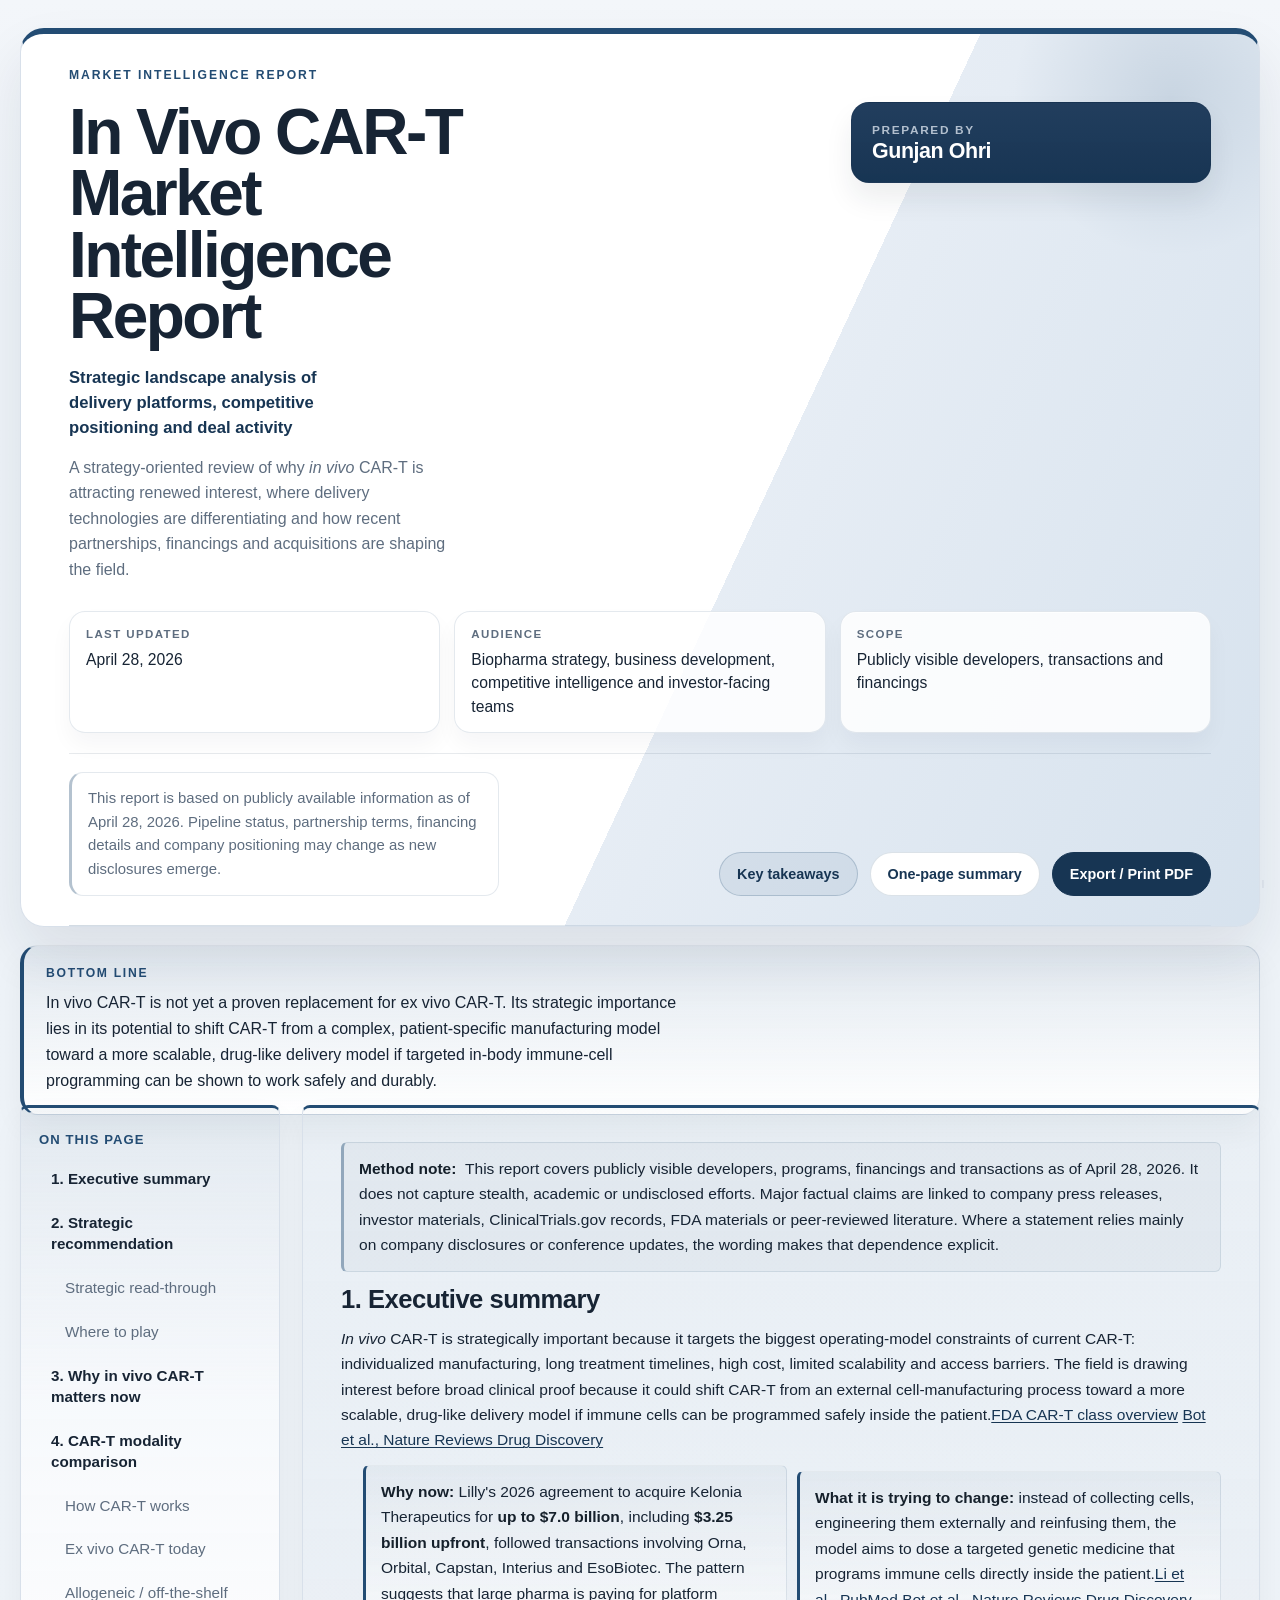
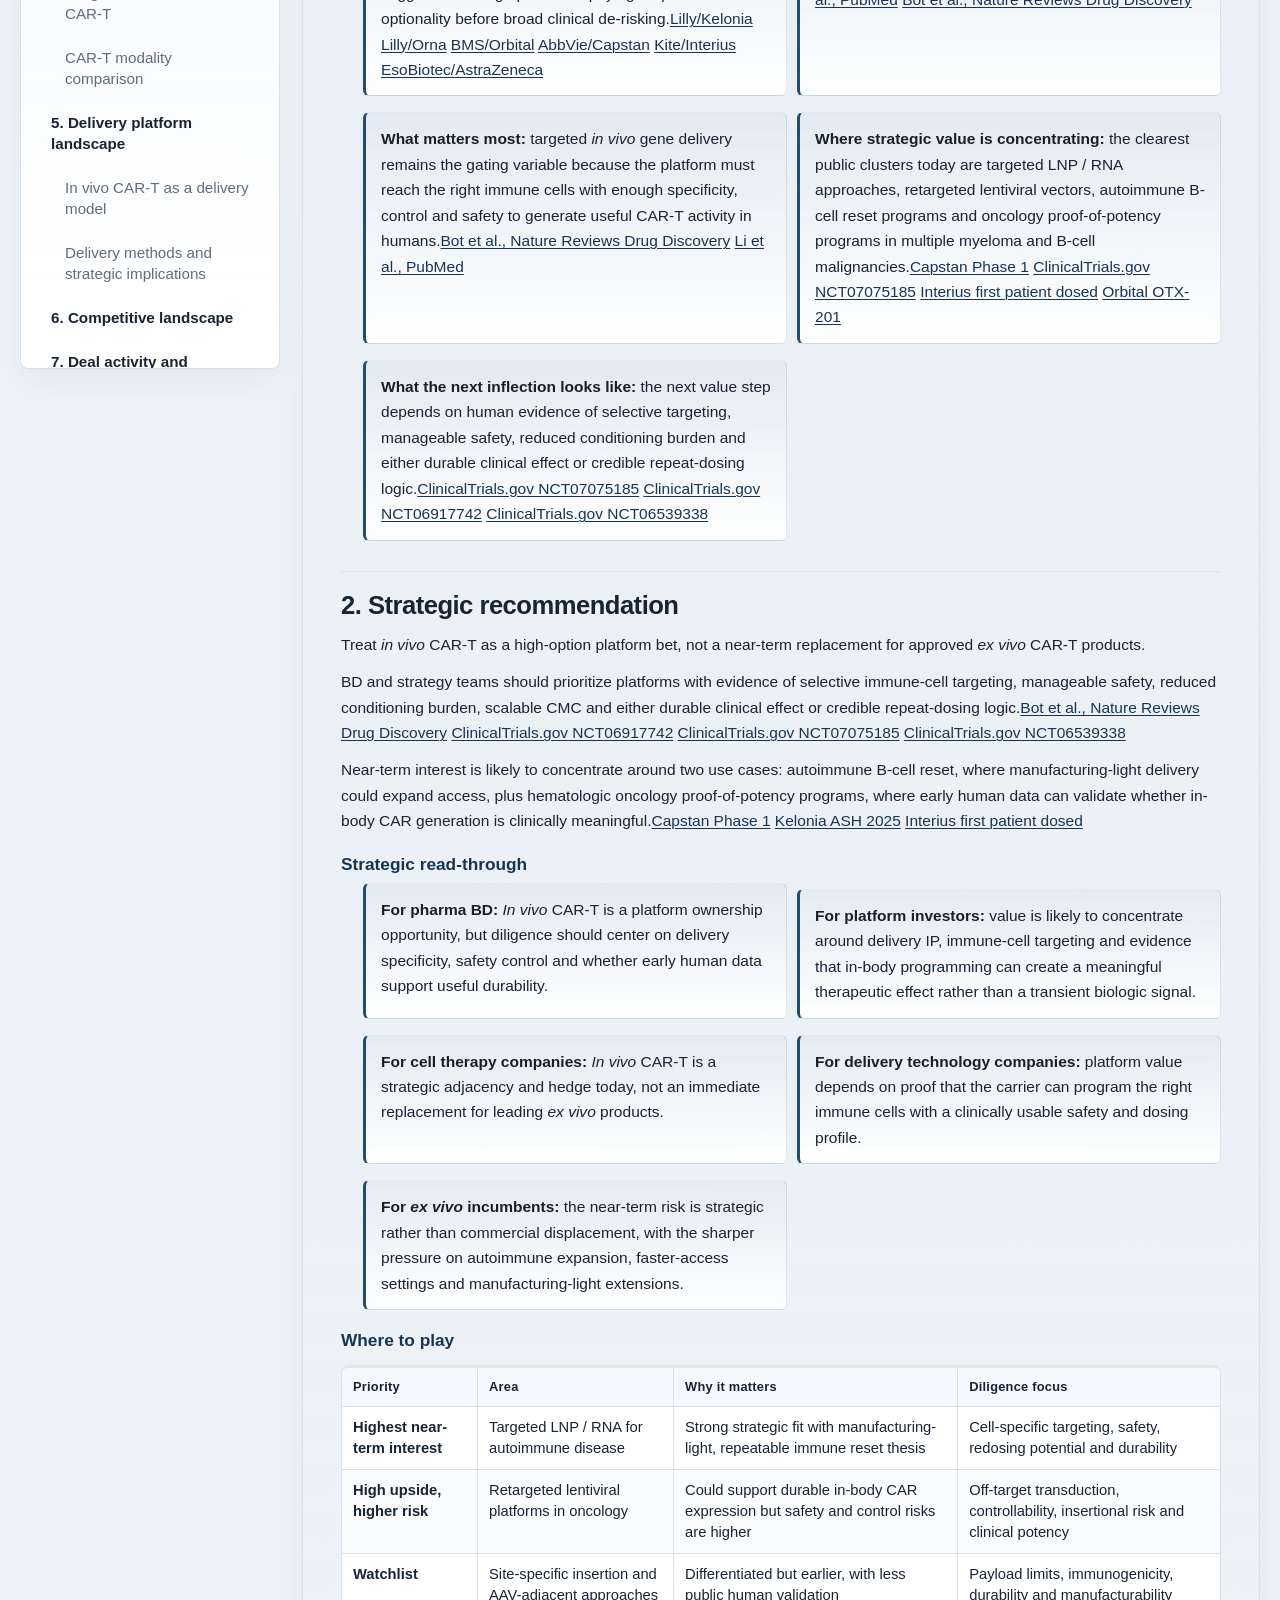
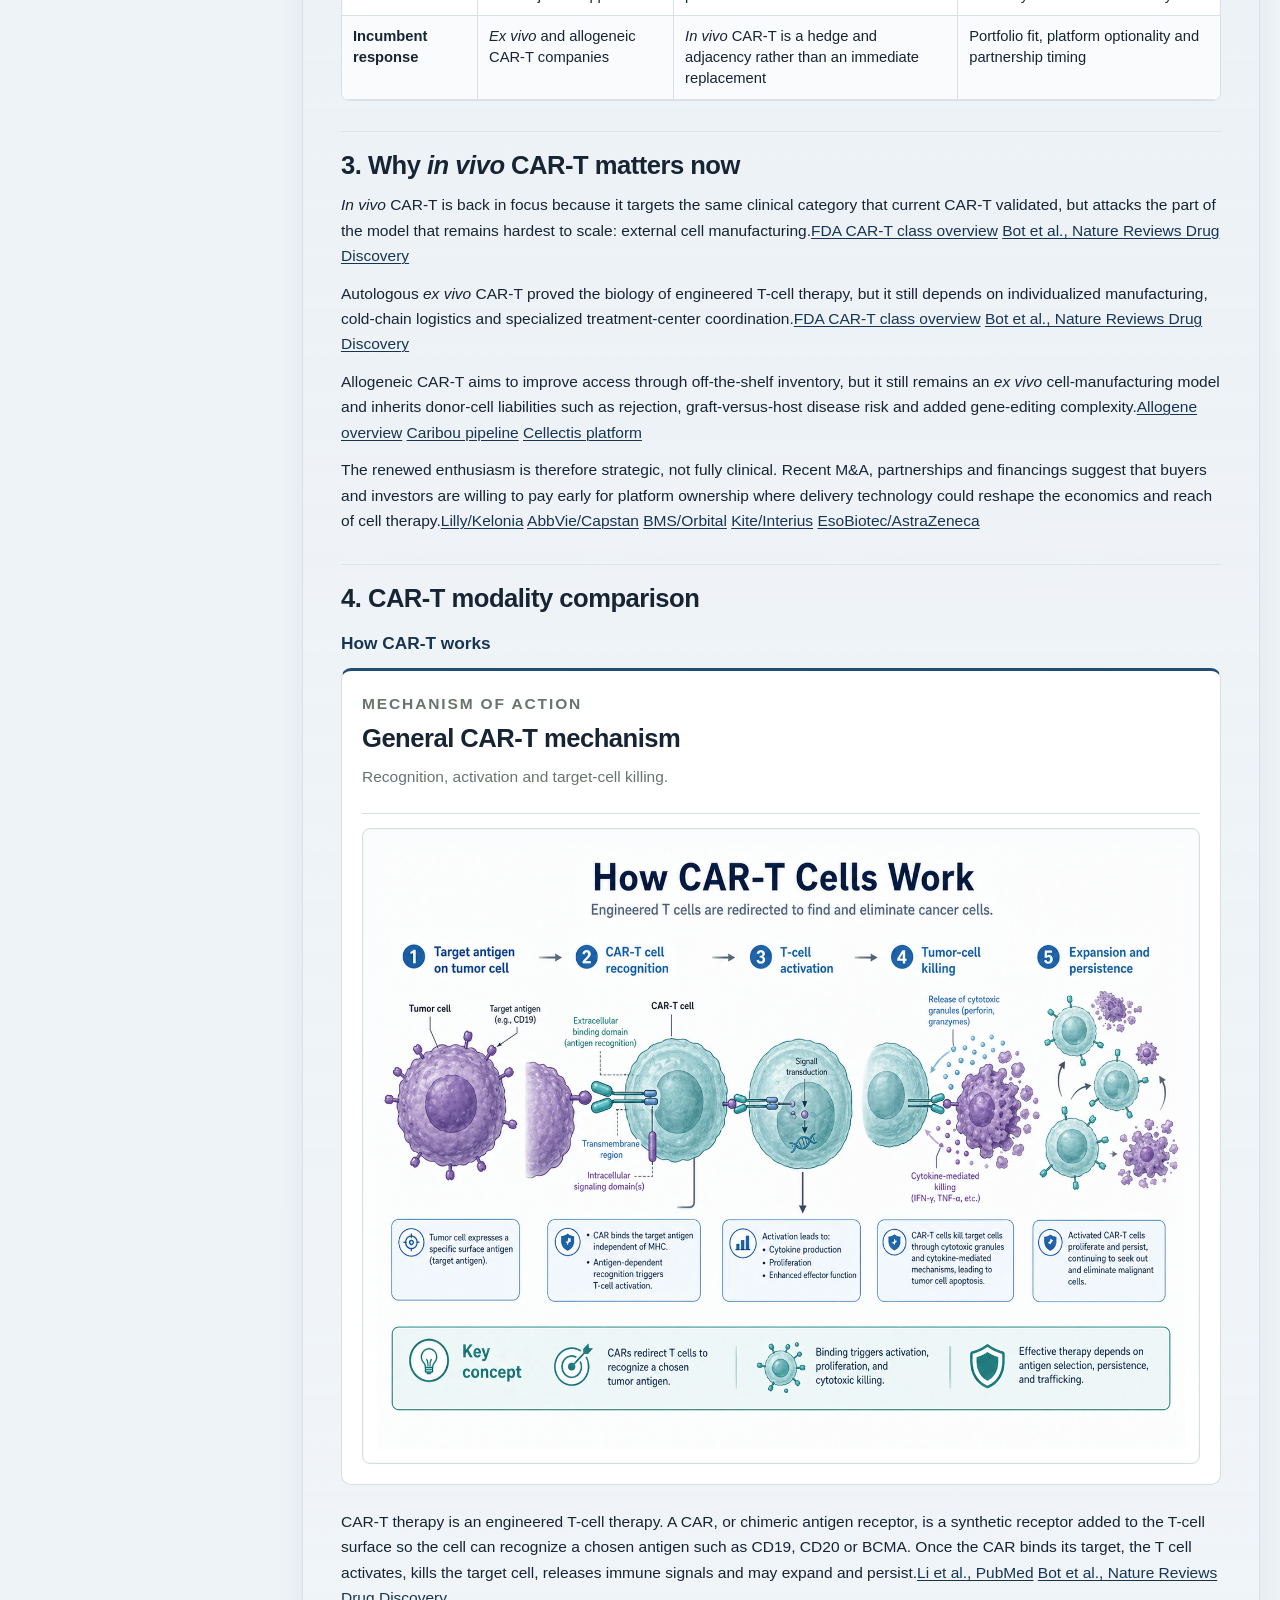
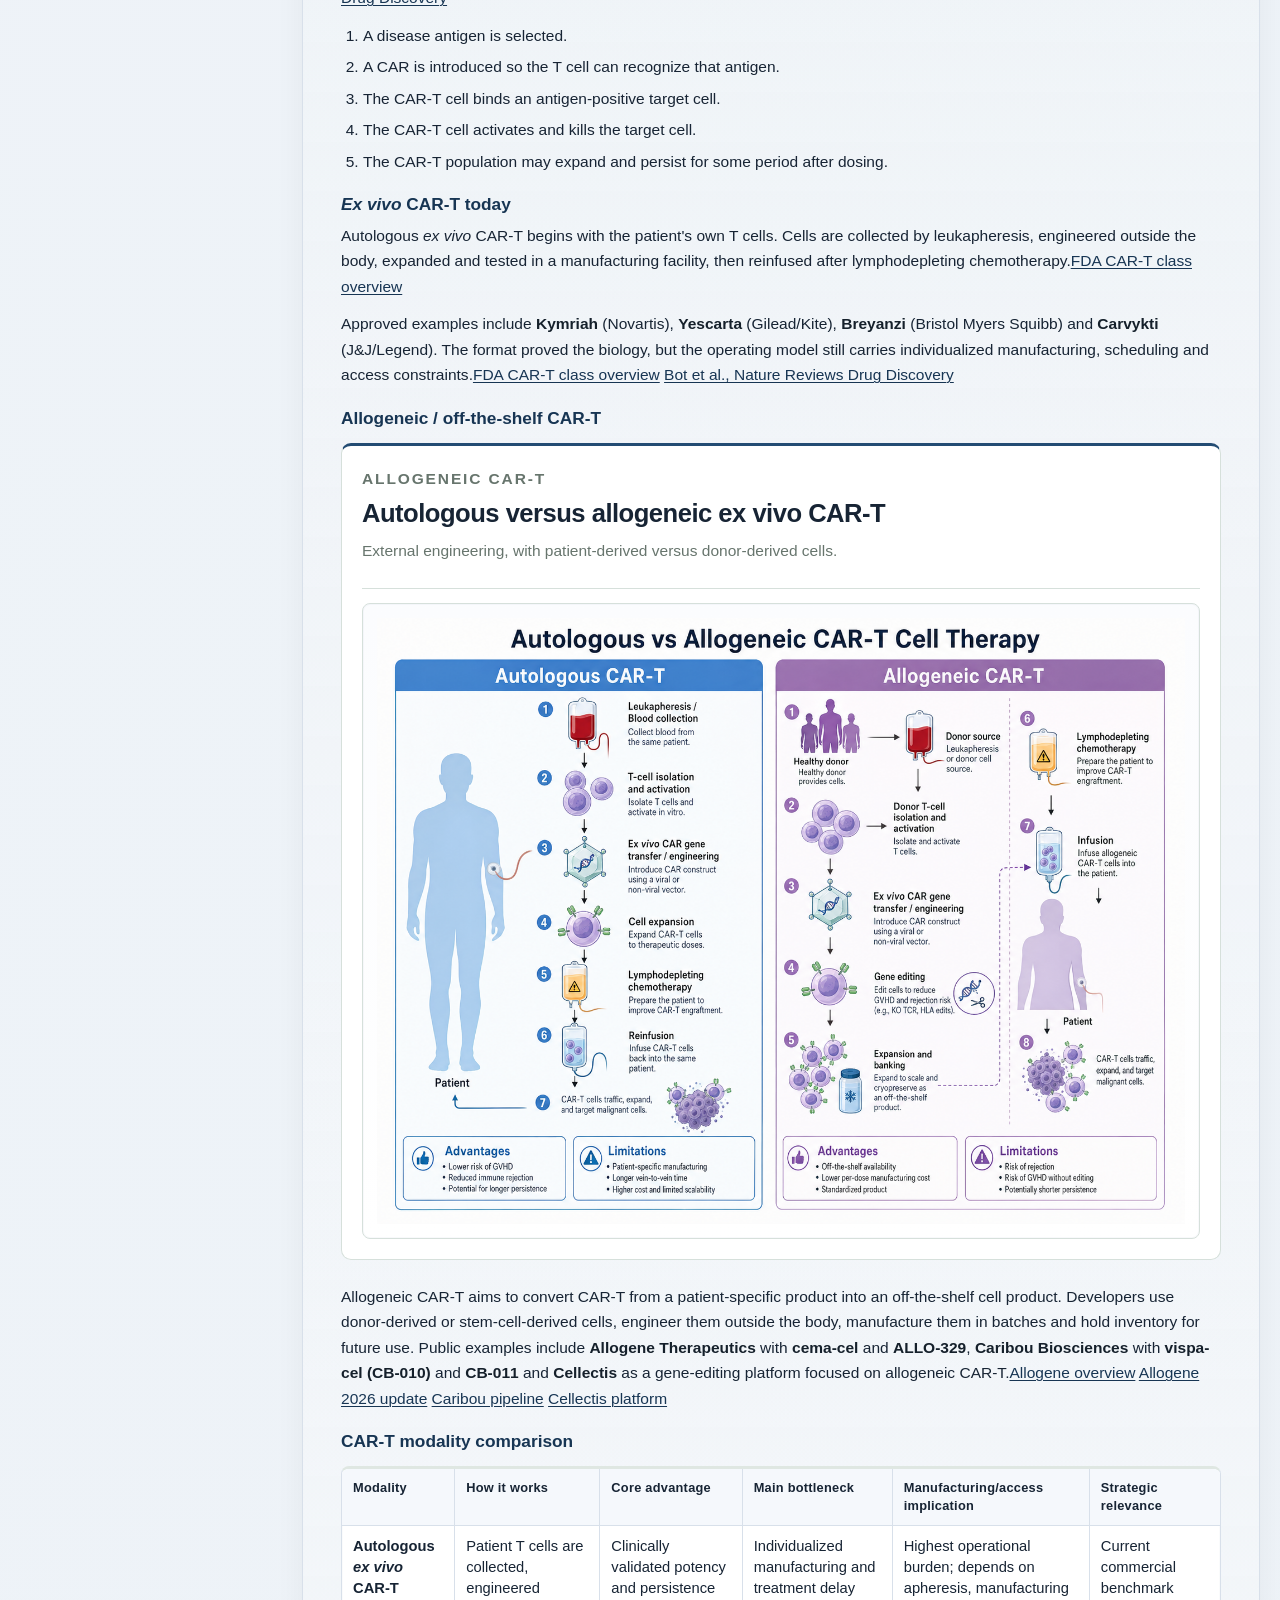
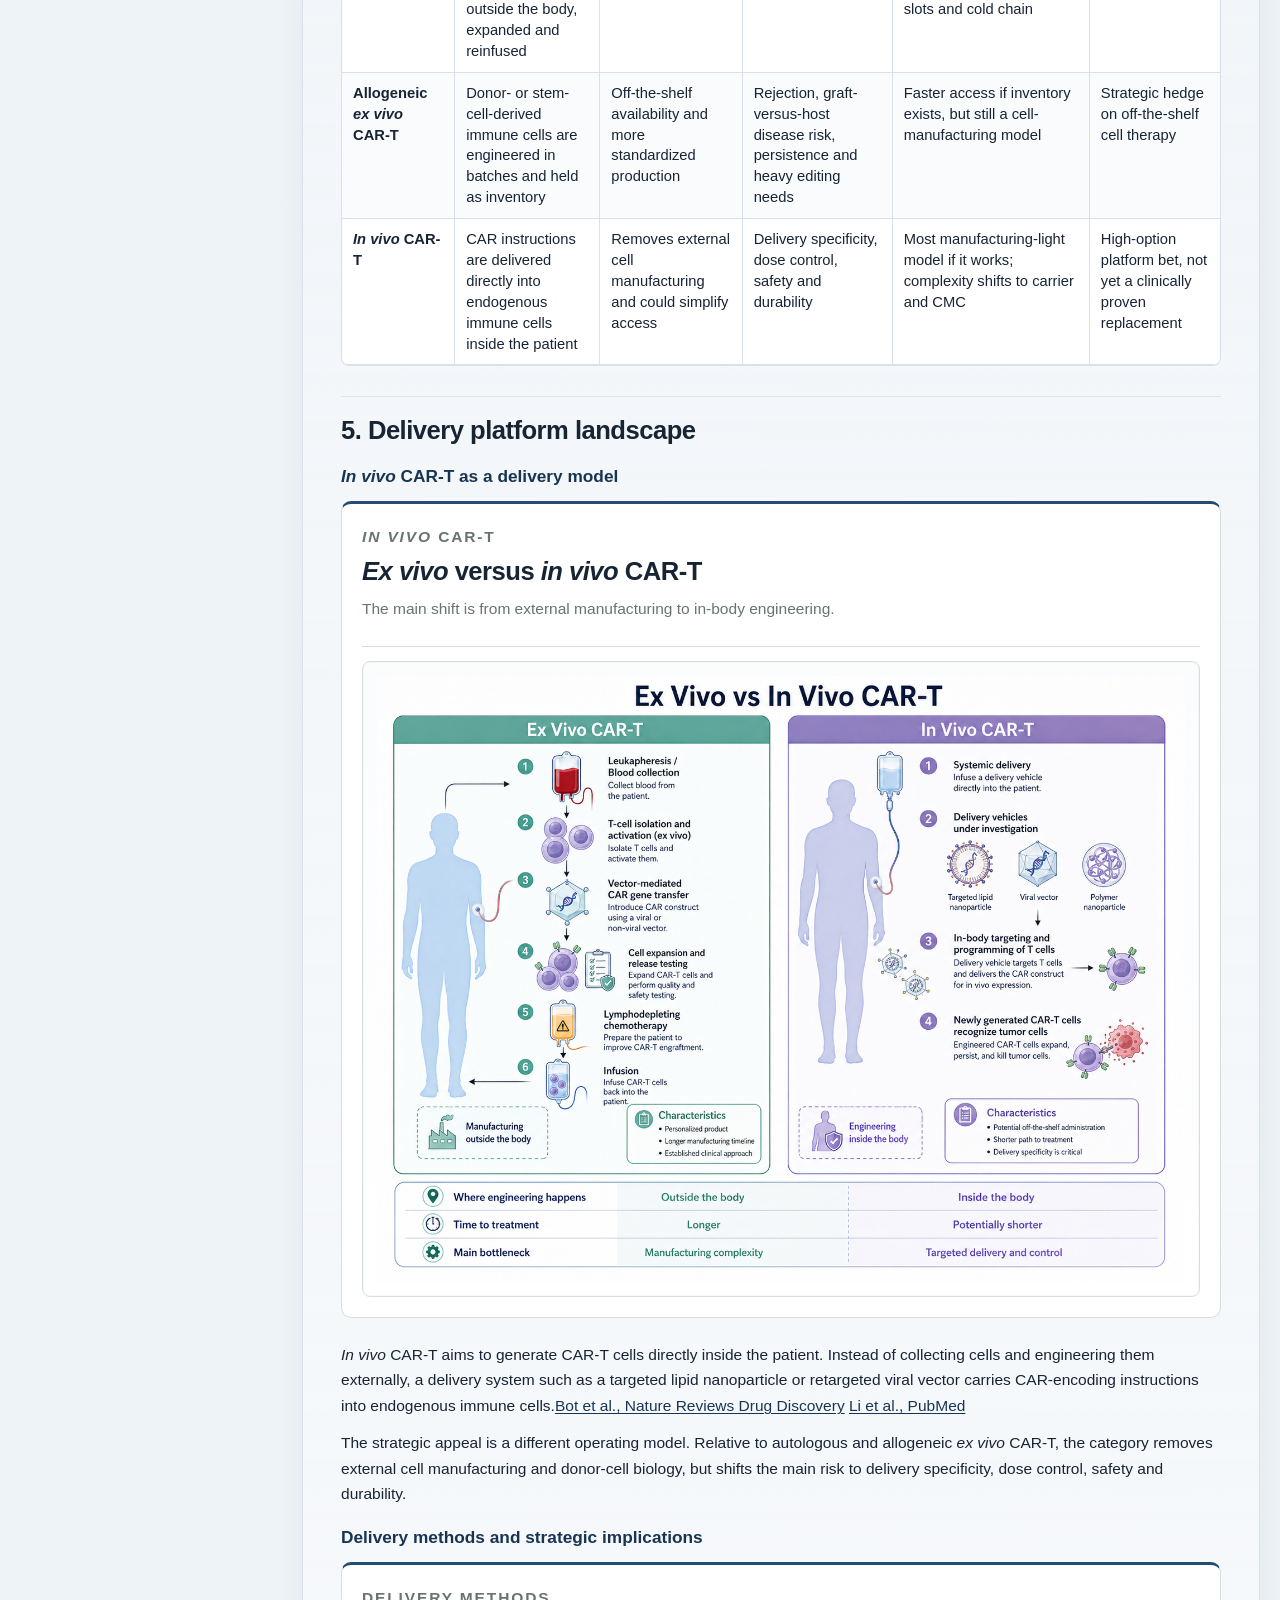
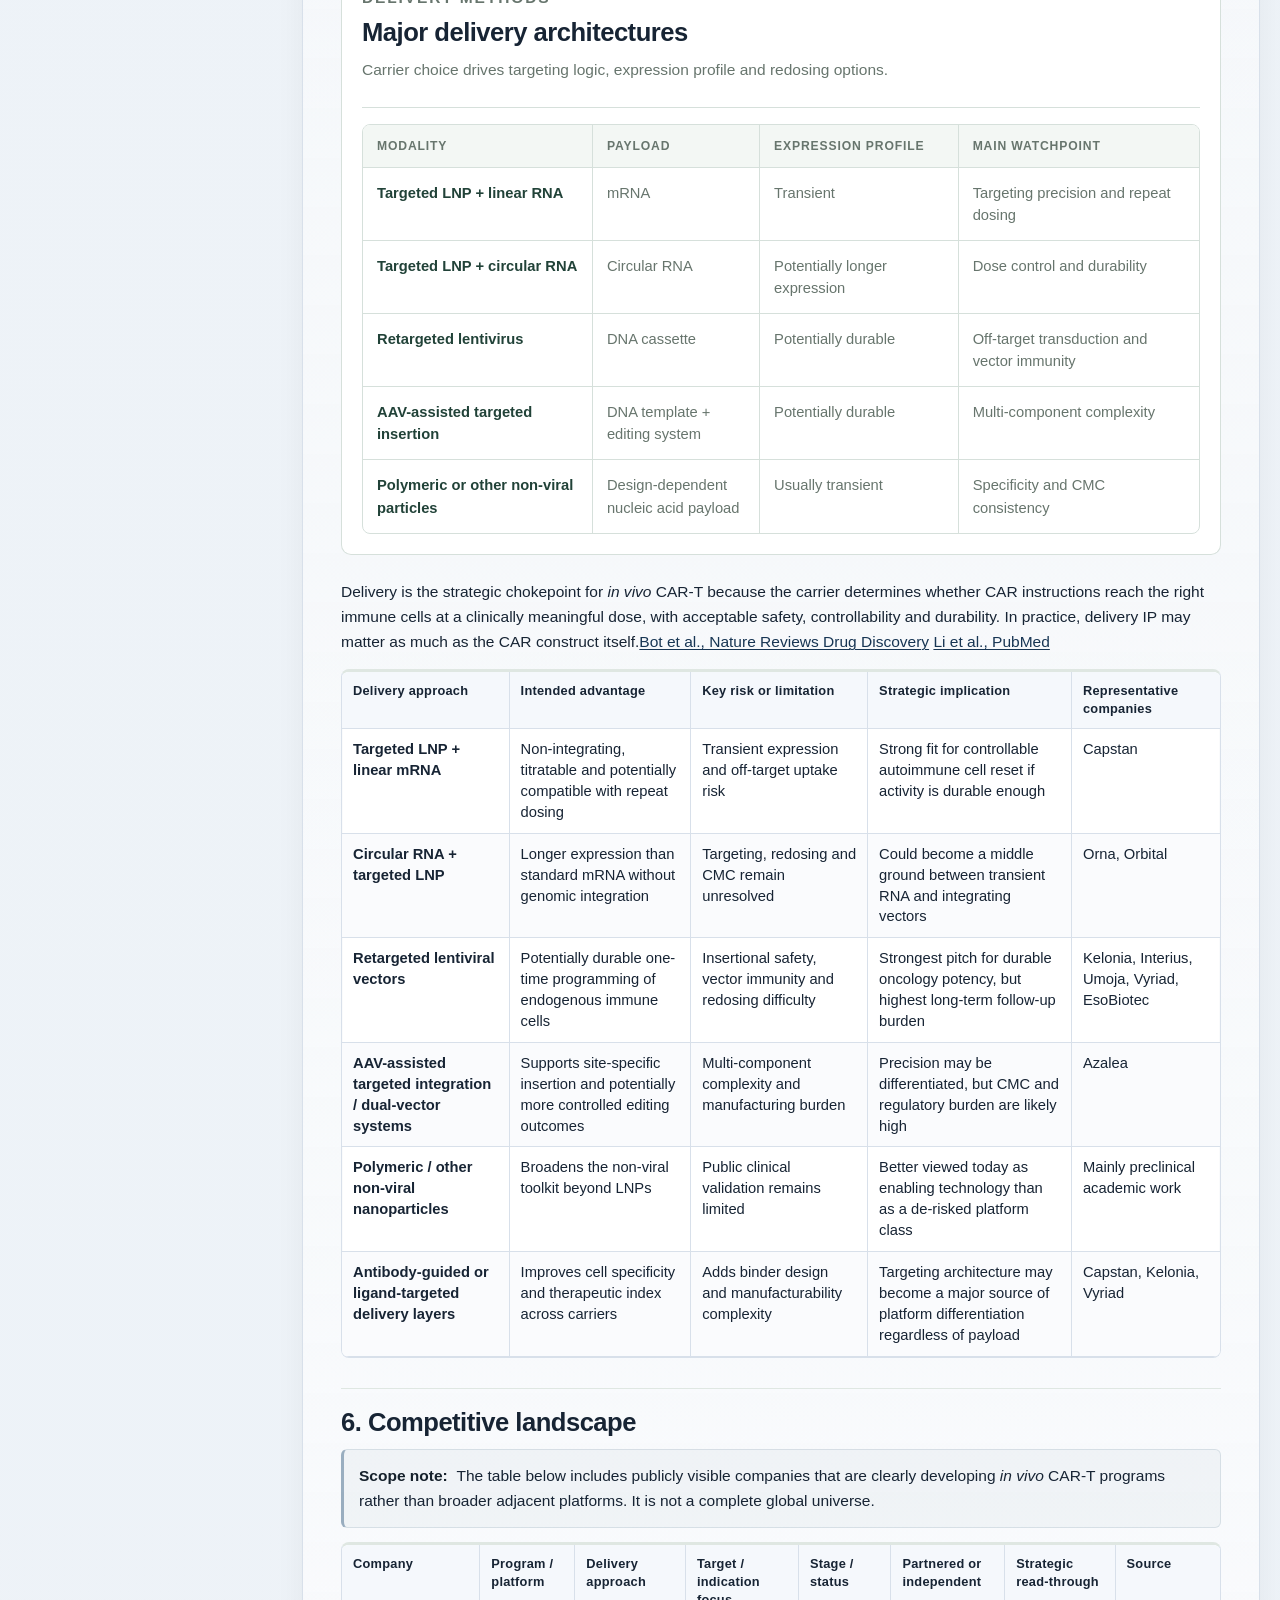
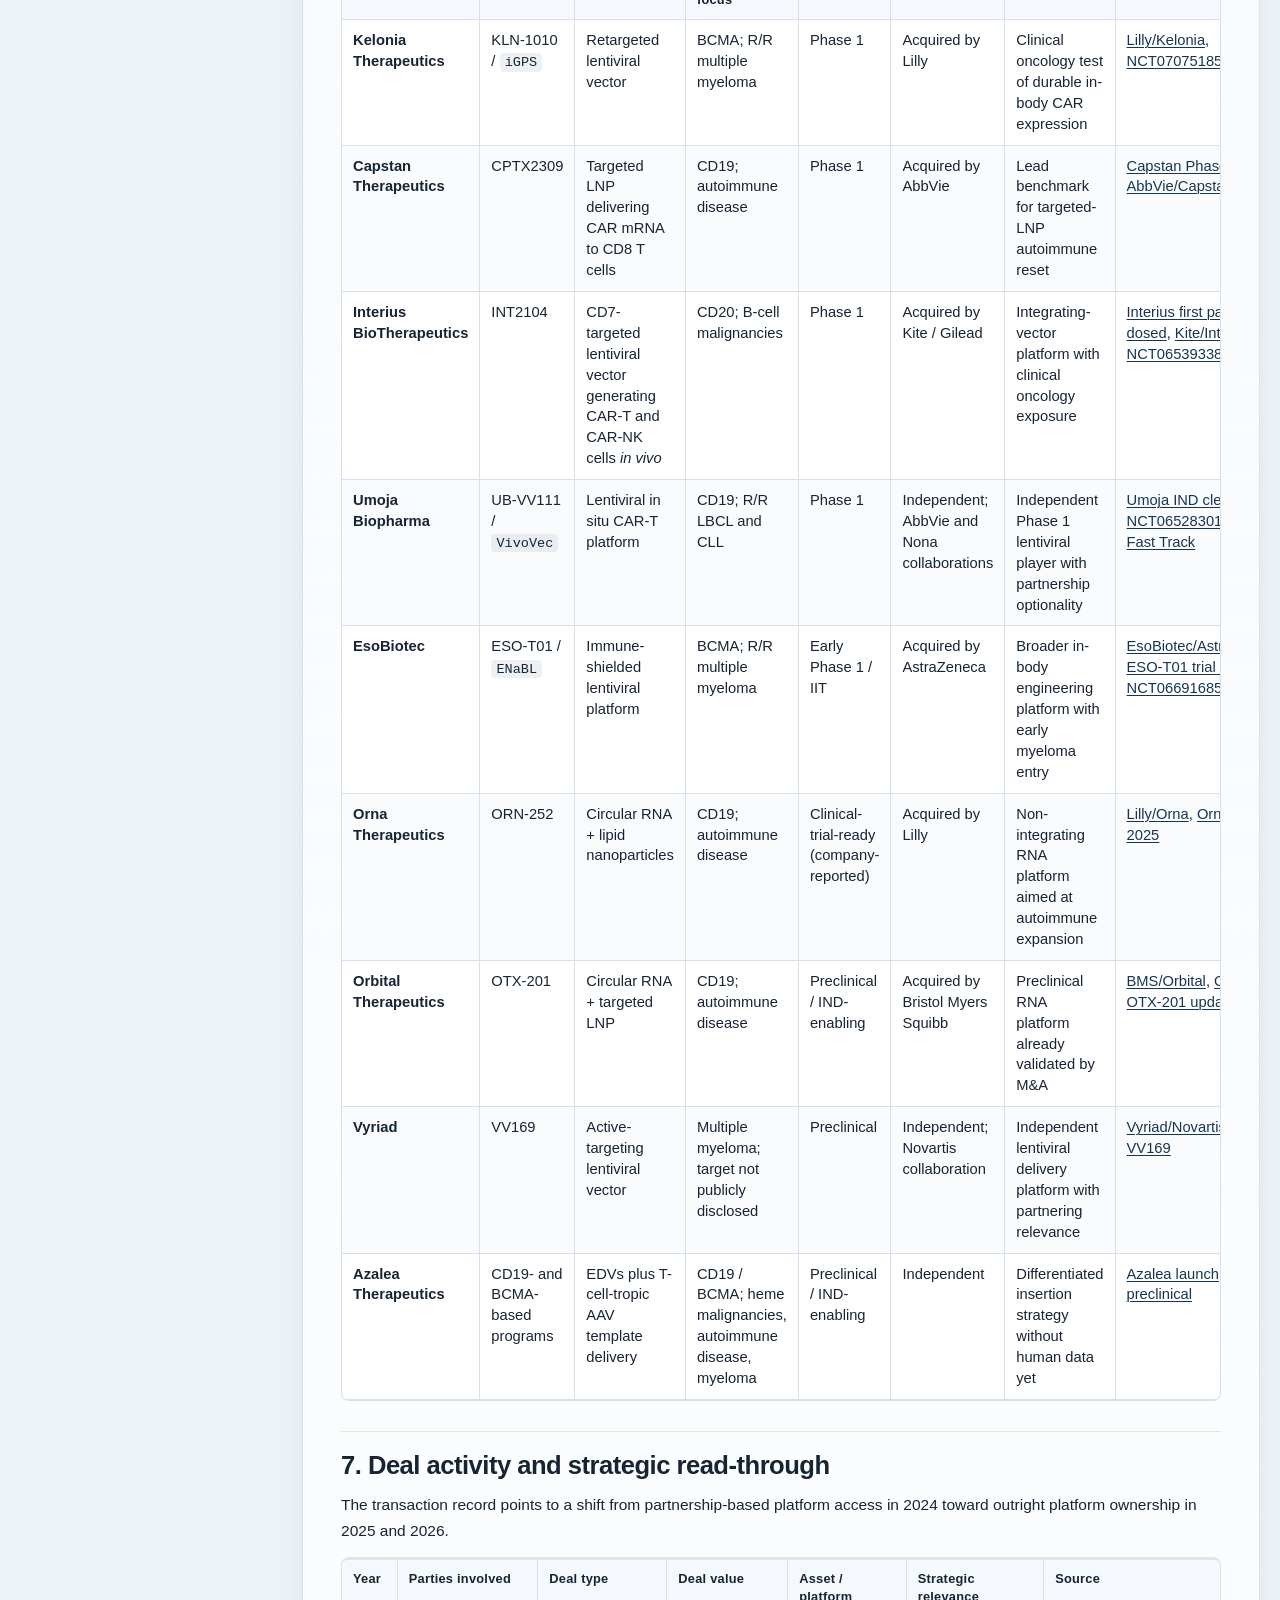
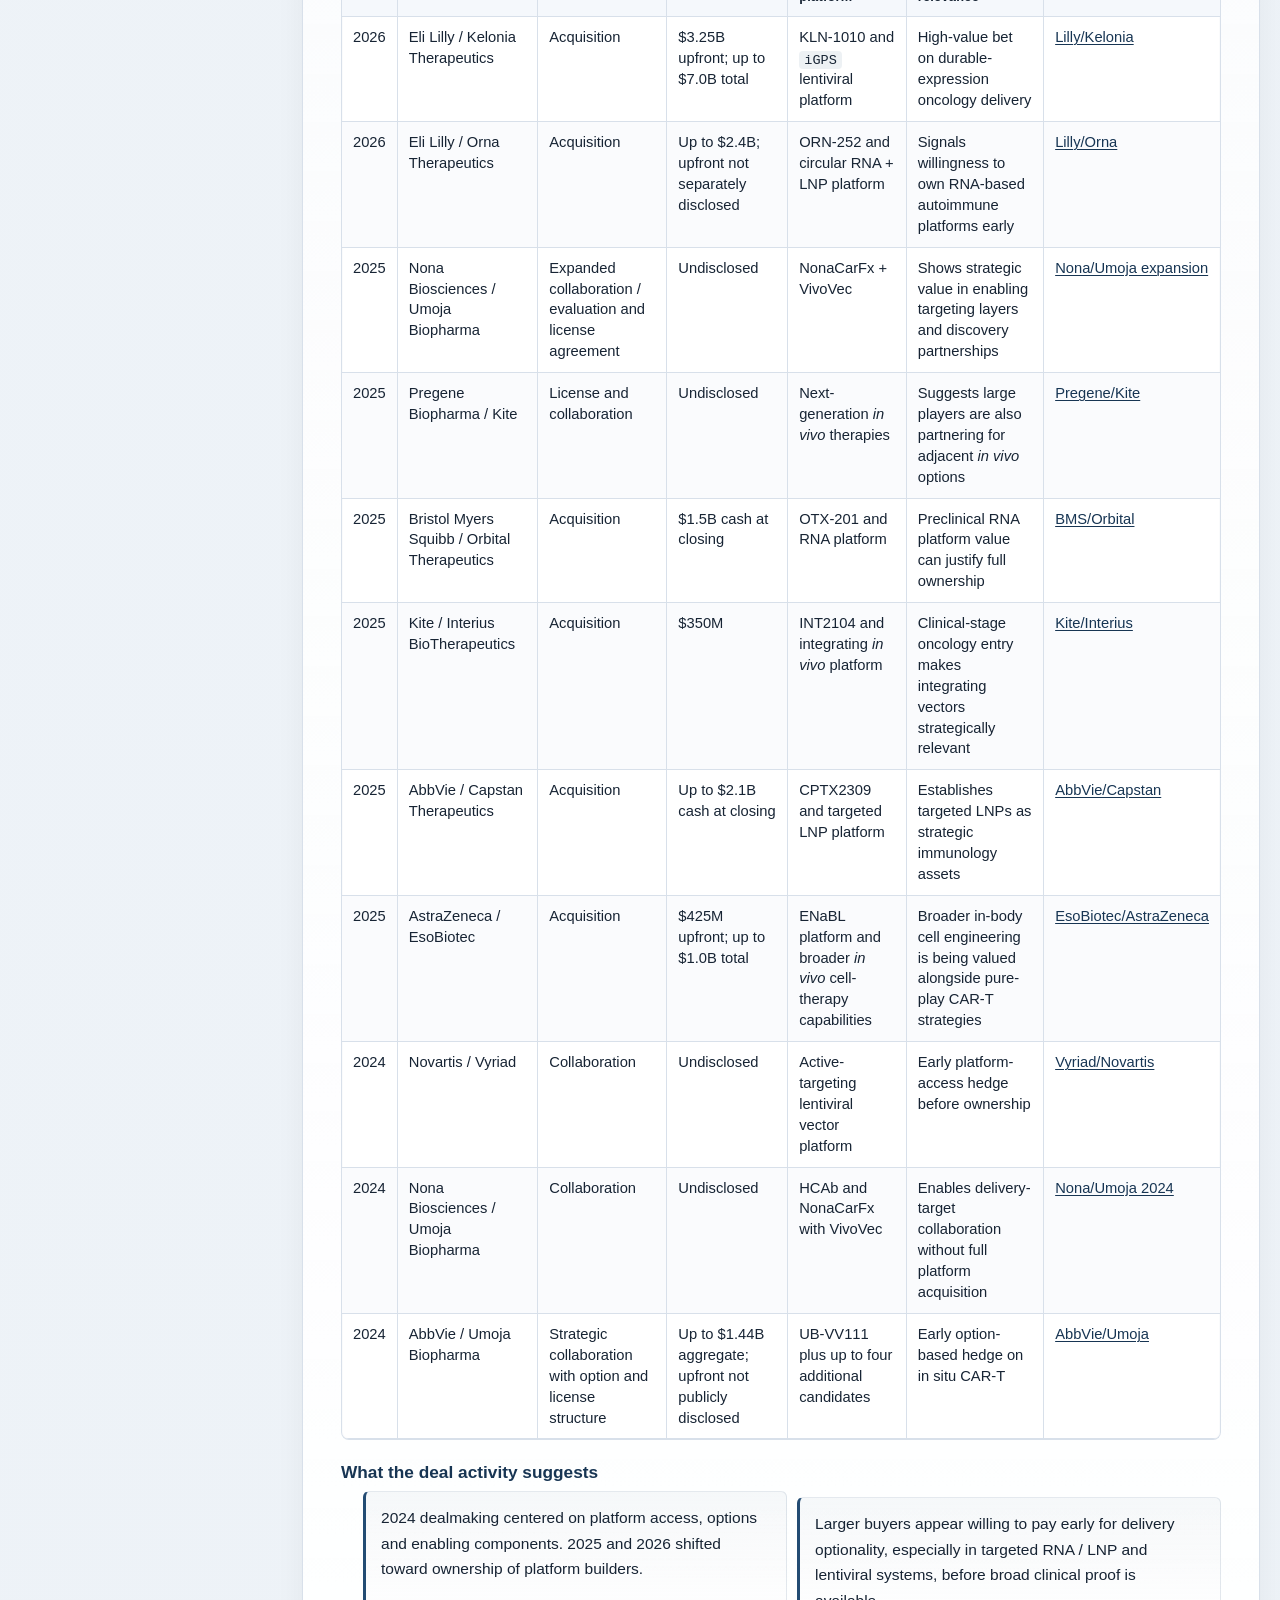
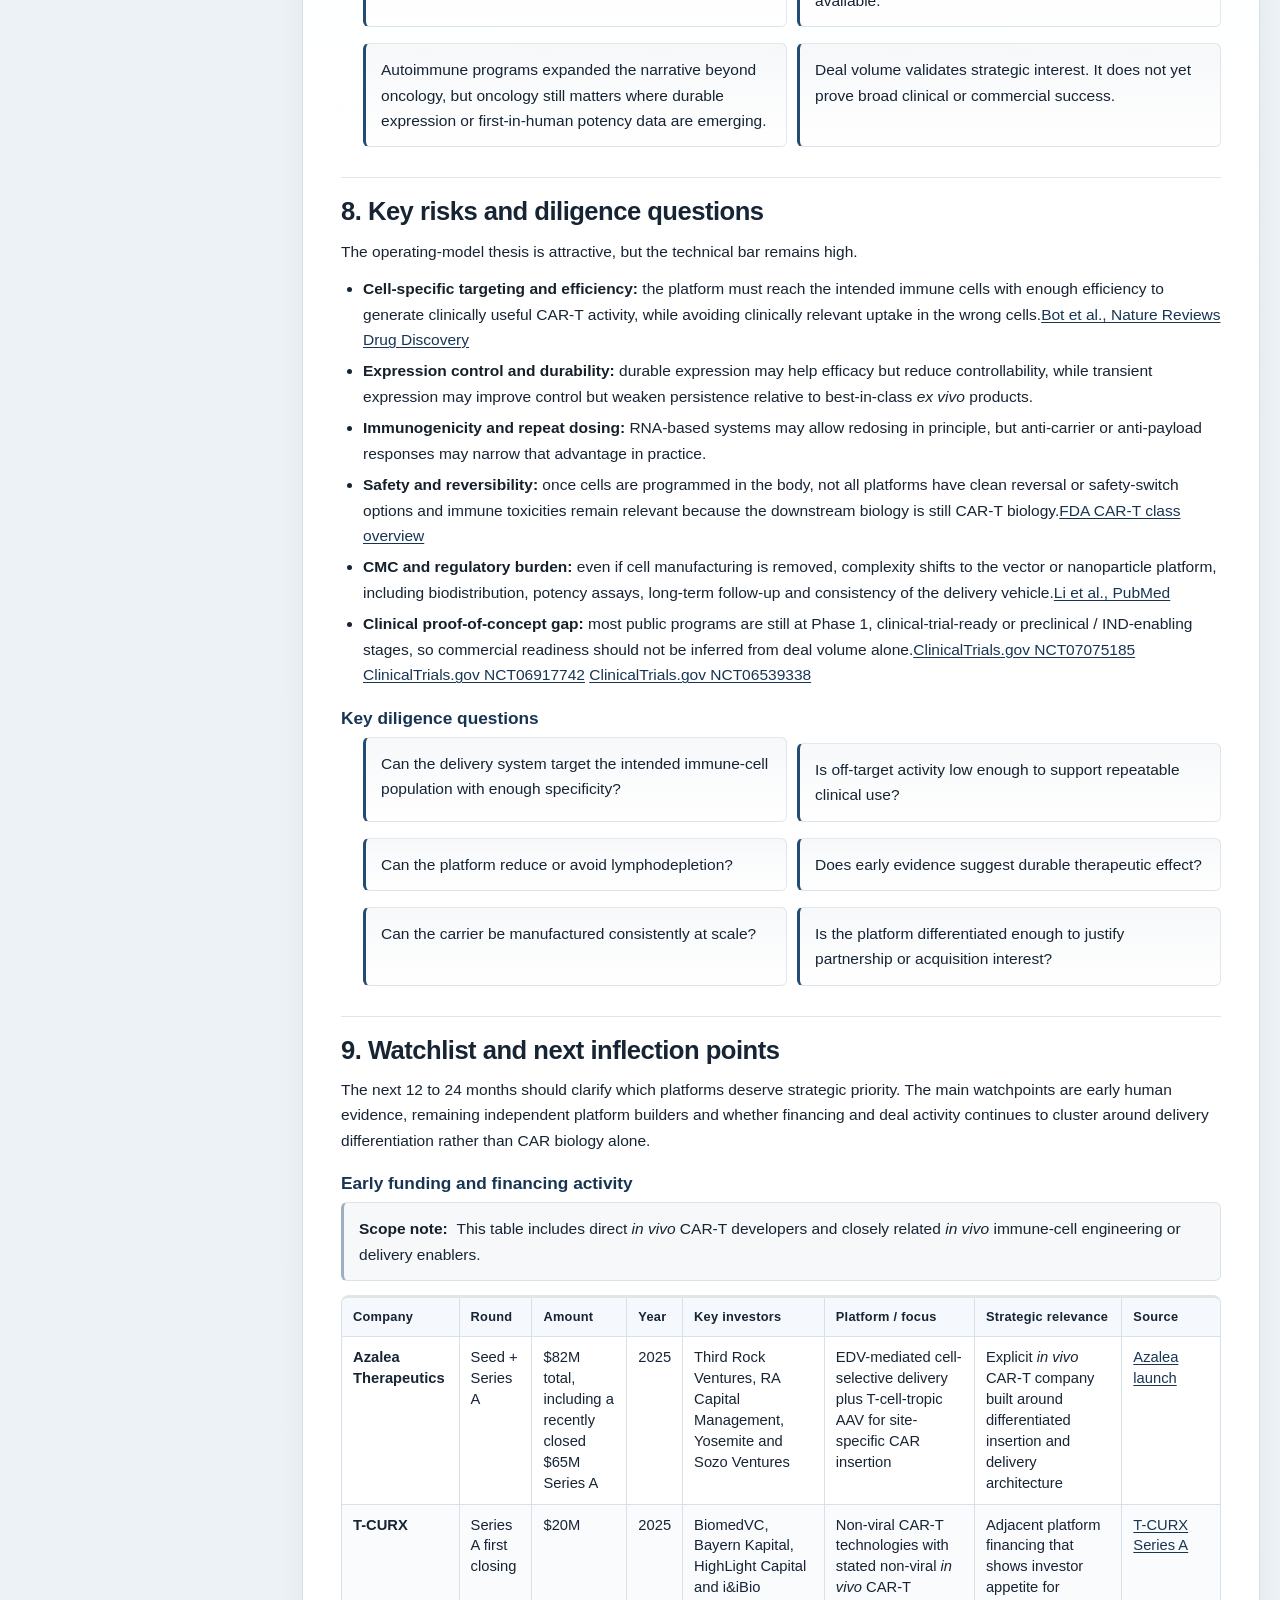
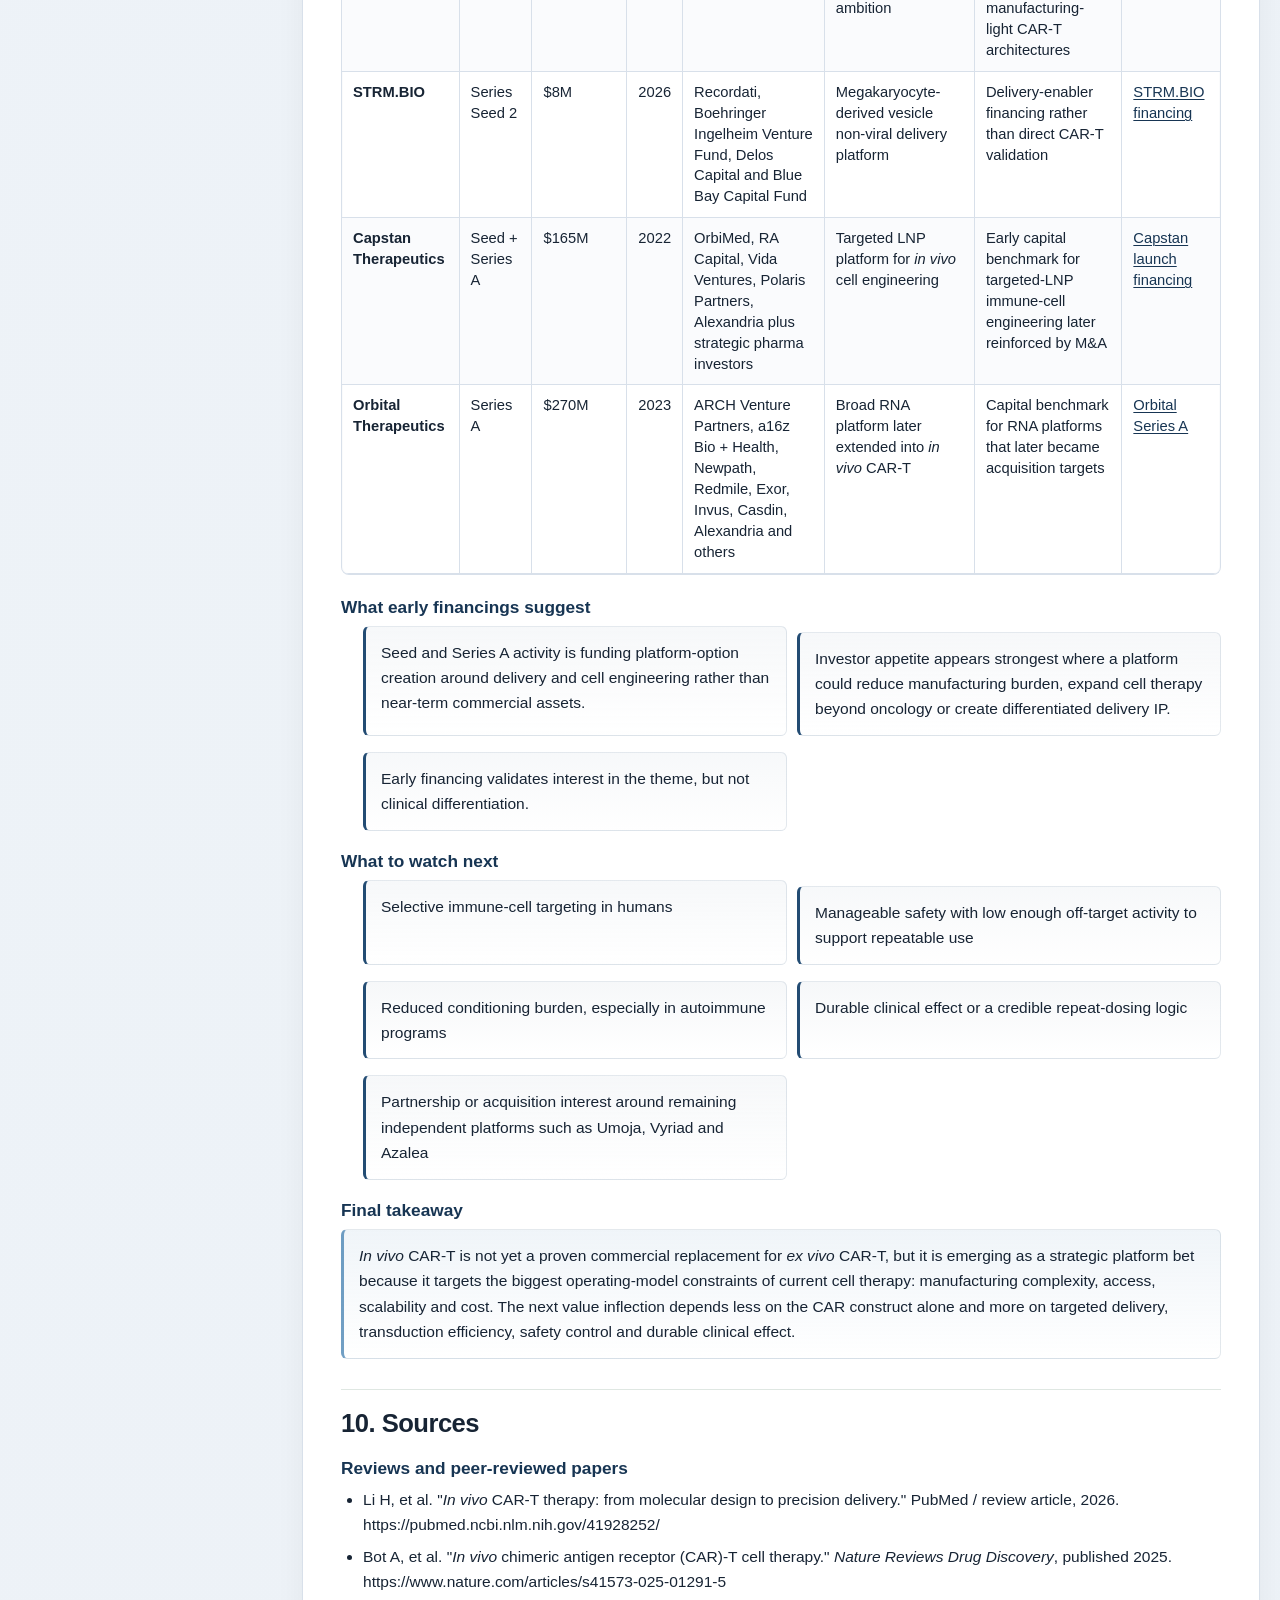
<file: index.html>
<!doctype html>
<html lang="en">
  <head>
    <meta charset="UTF-8" />
    <meta name="viewport" content="width=device-width, initial-scale=1.0" />
    <title>In Vivo CAR-T Market Intelligence Report</title>
    <meta
      name="description"
      content="Strategic landscape analysis of delivery platforms, competitive positioning and deal activity across publicly visible in vivo CAR-T developers."
    />
    <link rel="canonical" href="https://gunjanohri.github.io/In-vivo-CAR-T-report/" />
    <link
      rel="image_src"
      href="https://gunjanohri.github.io/In-vivo-CAR-T-report/social-thumbnail.png"
    />
    <meta property="og:type" content="website" />
    <meta
      property="og:title"
      content="In Vivo CAR-T Market Intelligence Report"
    />
    <meta
      property="og:description"
      content="Strategic landscape analysis of delivery platforms, competitive positioning and deal activity across publicly visible in vivo CAR-T developers."
    />
    <meta
      property="og:url"
      content="https://gunjanohri.github.io/In-vivo-CAR-T-report/"
    />
    <meta
      property="og:image"
      content="https://gunjanohri.github.io/In-vivo-CAR-T-report/social-thumbnail.png"
    />
    <meta property="og:image:width" content="1200" />
    <meta property="og:image:height" content="630" />
    <meta
      property="og:image:alt"
      content="Thumbnail for In Vivo CAR-T Therapies market intelligence report prepared by Gunjan Ohri"
    />
    <meta name="twitter:card" content="summary_large_image" />
    <meta
      name="twitter:title"
      content="In Vivo CAR-T Market Intelligence Report"
    />
    <meta
      name="twitter:description"
      content="Strategic landscape analysis of delivery platforms, competitive positioning and deal activity across publicly visible in vivo CAR-T developers."
    />
    <meta
      name="twitter:image"
      content="https://gunjanohri.github.io/In-vivo-CAR-T-report/social-thumbnail.png"
    />
    <meta
      name="twitter:image:alt"
      content="Thumbnail for In Vivo CAR-T Therapies market intelligence report prepared by Gunjan Ohri"
    />
    <link rel="stylesheet" href="./in-vivo-car-t.css" />
  </head>
  <body>
    <a class="skip-link" href="#report">Skip to report</a>
    <div class="page-watermark" aria-hidden="true">Gunjan Ohri</div>
    <div class="page-shell">
      <header class="hero">
        <div class="hero-topline">
          <p class="eyebrow">Market Intelligence Report</p>
        </div>

        <div class="hero-headline">
          <div class="hero-copy">
            <h1>In Vivo CAR-T Market Intelligence Report</h1>
            <p class="hero-subtitle">
              Strategic landscape analysis of delivery platforms, competitive
              positioning and deal activity
            </p>
            <p class="dek">
              A strategy-oriented review of why <em>in vivo</em> CAR-T is
              attracting renewed interest, where delivery technologies are
              differentiating and how recent partnerships, financings and
              acquisitions are shaping the field.
            </p>
          </div>

          <aside class="hero-brief" aria-label="Report brief">
            <div class="hero-brief-panel hero-brief-panel-primary">
              <p class="hero-brief-kicker">Prepared by</p>
              <p class="hero-brief-name">Gunjan Ohri</p>
            </div>
          </aside>
        </div>

        <div class="hero-meta" aria-label="Report metadata">
          <article class="meta-card">
            <p class="meta-label">Last updated</p>
            <p class="meta-value">April 28, 2026</p>
          </article>
          <article class="meta-card">
            <p class="meta-label">Audience</p>
            <p class="meta-value">
              Biopharma strategy, business development, competitive
              intelligence and investor-facing teams
            </p>
          </article>
          <article class="meta-card">
            <p class="meta-label">Scope</p>
            <p class="meta-value">
              Publicly visible developers, transactions and financings
            </p>
          </article>
        </div>

        <div class="hero-footer">
          <p class="scope-note">
            This report is based on publicly available information as of
            April 28, 2026. Pipeline status, partnership terms, financing
            details and company positioning may change as new disclosures
            emerge.
          </p>

          <div class="hero-actions">
            <a
              class="action-link action-link-primary"
              href="#executive-summary"
              >Key takeaways</a
            >
            <a
              class="action-link"
              href="./research/in-vivo-car-t/in-vivo-car-t-executive-summary.md"
              >One-page summary</a
            >
            <button
              class="action-link action-button"
              type="button"
              aria-label="Open the browser print dialog to export this report as a PDF"
              onclick="window.print()"
            >
              Export / Print PDF
            </button>
          </div>
        </div>
      </header>

      <section class="hero-bottom-line" aria-label="Executive takeaway">
        <p class="hero-bottom-line-kicker">Bottom line</p>
        <p class="hero-bottom-line-copy">
          In vivo CAR-T is not yet a proven replacement for ex vivo CAR-T. Its
          strategic importance lies in its potential to shift CAR-T from a
          complex, patient-specific manufacturing model toward a more scalable,
          drug-like delivery model if targeted in-body immune-cell programming
          can be shown to work safely and durably.
        </p>
      </section>

      <div class="content-grid">
        <aside class="toc-panel">
          <p class="toc-label">On this page</p>
          <nav id="toc" class="toc" aria-label="Table of contents"></nav>
        </aside>

        <main class="report-panel" id="main-content">
          <article id="report" class="report-body" aria-live="polite">
            <p class="loading">Loading local report...</p>
          </article>
        </main>
      </div>
    </div>

    <script type="module" src="./src/report-page.js"></script>
  </body>
</html>
</file>
<file: in-vivo-car-t.css>
:root {
  color-scheme: light;
  --bg: #eef2f7;
  --bg-strong: #e7edf4;
  --paper: #ffffff;
  --paper-strong: #ffffff;
  --paper-soft: #f7f9fc;
  --ink: #172434;
  --muted: #5e6d7f;
  --line: #d8e0ea;
  --accent: #234c73;
  --accent-strong: #173553;
  --teal: #2d6c75;
  --shadow: 0 0 0 rgba(0, 0, 0, 0);
  --radius-lg: 10px;
  --radius-md: 8px;
  --radius-sm: 6px;
  --diagram-surface: #ffffff;
  --diagram-surface-soft: #f7faf8;
  --diagram-border: #d6e0db;
  --diagram-border-strong: #c1d0c8;
  --diagram-ink: #214238;
  --diagram-muted: #67756d;
  --diagram-blue: #9dbed6;
  --diagram-blue-strong: #234c73;
  --diagram-coral: #c57b6d;
  --diagram-coral-strong: #9a5b50;
  --diagram-gold: #d9c28c;
  --diagram-helper: #eef4f1;
  --diagram-helper-stroke: #80978d;
  --diagram-connector: #c6d3cd;
  --diagram-shadow: 0 0 0 rgba(0, 0, 0, 0);
}

* {
  box-sizing: border-box;
}

html {
  scroll-behavior: smooth;
  scroll-padding-top: 18px;
}

body {
  margin: 0;
  min-height: 100vh;
  font-family: "Aptos", "Segoe UI", "Helvetica Neue", Arial, sans-serif;
  color: var(--ink);
  background:
    linear-gradient(180deg, #f3f6fa 0%, #eef3f8 18rem, #edf2f7 100%);
}

.skip-link {
  position: absolute;
  left: 16px;
  top: -48px;
  z-index: 50;
  padding: 10px 14px;
  border-radius: var(--radius-sm);
  background: var(--accent-strong);
  color: #ffffff;
  text-decoration: none;
  font-weight: 700;
  transition: top 180ms ease;
}

.skip-link:focus {
  top: 14px;
}

.page-watermark {
  position: fixed;
  right: 14px;
  bottom: 10px;
  z-index: 0;
  font-size: 0.64rem;
  font-weight: 700;
  letter-spacing: 0.16em;
  text-transform: uppercase;
  color: rgba(35, 76, 115, 0.08);
  pointer-events: none;
  user-select: none;
}

a {
  color: var(--accent-strong);
  text-decoration-thickness: 1px;
  text-underline-offset: 0.14em;
}

a:hover {
  color: var(--accent);
}

a:focus-visible,
button:focus-visible {
  outline: 2px solid rgba(35, 76, 115, 0.38);
  outline-offset: 3px;
}

em {
  font-style: italic;
}

.page-shell {
  width: min(1360px, calc(100% - 40px));
  margin: 0 auto;
  padding: 28px 0 48px;
}

.hero {
  position: relative;
  overflow: hidden;
  padding: 34px 48px 30px;
  border: 1px solid var(--line);
  border-top: 6px solid var(--accent);
  border-radius: 24px;
  background:
    linear-gradient(115deg, rgba(255, 255, 255, 0.985) 0%, rgba(255, 255, 255, 0.985) 58%, rgba(229, 236, 244, 0.96) 58%, rgba(213, 225, 237, 0.96) 100%),
    #ffffff;
  box-shadow: 0 28px 56px rgba(23, 36, 52, 0.09);
}

.hero::after {
  content: "";
  position: absolute;
  right: -72px;
  top: -96px;
  width: 320px;
  height: 320px;
  border-radius: 32px;
  background:
    radial-gradient(circle at center, rgba(35, 76, 115, 0.13), rgba(35, 76, 115, 0) 70%);
  transform: rotate(18deg);
}

.hero::before {
  content: "";
  position: absolute;
  left: 48px;
  right: 48px;
  bottom: 0;
  height: 1px;
  background: linear-gradient(90deg, rgba(35, 76, 115, 0.2), rgba(35, 76, 115, 0.04));
  pointer-events: none;
}

.hero-headline {
  display: grid;
  grid-template-columns: minmax(0, 1.4fr) minmax(320px, 360px);
  gap: 36px;
  align-items: start;
  position: relative;
  z-index: 1;
}

.hero-copy {
  min-width: 0;
  padding-right: 8px;
}

.hero-topline {
  display: flex;
  align-items: center;
  justify-content: flex-start;
  gap: 16px;
  margin-bottom: 20px;
  position: relative;
  z-index: 1;
}

.eyebrow {
  margin: 0;
  font-size: 0.76rem;
  font-weight: 800;
  letter-spacing: 0.16em;
  text-transform: uppercase;
  color: var(--accent);
}

.hero-edition {
  margin: 0;
  font-size: 0.8rem;
  line-height: 1.4;
  color: var(--muted);
}

.hero-copy-kicker {
  margin: 0 0 14px;
  font-size: 0.88rem;
  font-weight: 700;
  letter-spacing: 0.02em;
  color: #6a7a8d;
}

.hero h1 {
  max-width: 11.8ch;
  margin: 0;
  font-family: "Aptos", "Segoe UI", "Helvetica Neue", Arial, sans-serif;
  font-size: clamp(3.15rem, 5vw, 5.15rem);
  font-weight: 700;
  line-height: 0.96;
  letter-spacing: -0.04em;
}

.hero-subtitle {
  max-width: 34ch;
  margin: 18px 0 0;
  color: var(--accent-strong);
  font-size: 1.04rem;
  font-weight: 700;
  line-height: 1.5;
}

.dek {
  max-width: 44ch;
  margin: 14px 0 0;
  font-size: 1rem;
  line-height: 1.6;
  color: var(--muted);
}

.hero-brief {
  display: grid;
  gap: 14px;
  align-self: start;
}

.hero-brief-panel {
  border-radius: 18px;
  padding: 20px 20px 18px;
  box-shadow: 0 16px 28px rgba(23, 36, 52, 0.08);
}

.hero-brief-panel-primary {
  border: 1px solid rgba(25, 49, 76, 0.28);
  background:
    linear-gradient(180deg, rgba(34, 62, 94, 0.96), rgba(23, 53, 83, 0.98)),
    #173553;
  color: #f6f9fc;
}

.hero-brief-panel-secondary {
  border: 1px solid rgba(35, 76, 115, 0.1);
  background: rgba(255, 255, 255, 0.92);
  color: var(--ink);
}

.hero-brief-kicker {
  margin: 0;
  font-size: 0.74rem;
  font-weight: 800;
  letter-spacing: 0.14em;
  text-transform: uppercase;
  color: var(--accent);
}

.hero-brief-name,
.hero-brief-note,
.hero-brief-summary {
  margin: 0;
}

.hero-brief-name {
  margin-top: 2px;
  font-size: 1.34rem;
  font-weight: 700;
  letter-spacing: -0.02em;
  color: var(--ink);
}

.hero-brief-note {
  font-size: 0.9rem;
  line-height: 1.5;
  color: var(--muted);
}

.hero-brief-summary {
  margin-top: 0;
  font-size: 0.92rem;
  line-height: 1.58;
  color: var(--muted);
}

.hero-brief-panel-primary .hero-brief-kicker {
  color: rgba(235, 243, 251, 0.72);
}

.hero-brief-panel-primary .hero-brief-name {
  color: #ffffff;
}

.hero-brief-panel-primary .hero-brief-note {
  color: rgba(235, 243, 251, 0.8);
}

.hero-brief-panel-secondary .hero-brief-kicker {
  color: var(--accent);
}

.hero-meta {
  display: grid;
  grid-template-columns: repeat(3, minmax(0, 1fr));
  gap: 14px;
  margin-top: 28px;
  position: relative;
  z-index: 1;
}

.meta-card {
  min-width: 0;
  padding: 16px 16px 14px;
  border: 1px solid rgba(35, 76, 115, 0.12);
  border-radius: 16px;
  background: rgba(255, 255, 255, 0.84);
  box-shadow:
    inset 0 1px 0 rgba(255, 255, 255, 0.8),
    0 12px 22px rgba(23, 36, 52, 0.04);
}

.meta-label,
.meta-value {
  margin: 0;
}

.meta-label {
  font-size: 0.72rem;
  font-weight: 800;
  letter-spacing: 0.12em;
  text-transform: uppercase;
  color: var(--muted);
}

.meta-value {
  margin-top: 8px;
  font-size: 0.98rem;
  line-height: 1.5;
  color: var(--ink);
}

.hero-footer {
  display: grid;
  grid-template-columns: minmax(300px, 1fr) minmax(0, auto);
  gap: 18px 28px;
  align-items: end;
  margin-top: 20px;
  padding-top: 18px;
  border-top: 1px solid rgba(23, 53, 83, 0.1);
  position: relative;
  z-index: 1;
}

.hero-actions {
  display: flex;
  flex-wrap: wrap;
  gap: 12px;
  justify-content: flex-end;
  margin: 0;
  padding: 0;
  border-top: 0;
}

.action-link {
  display: inline-flex;
  align-items: center;
  justify-content: center;
  min-height: 44px;
  padding: 0 17px;
  border: 1px solid rgba(35, 76, 115, 0.16);
  border-radius: 999px;
  background: #ffffff;
  color: var(--accent-strong);
  text-decoration: none;
  font-size: 0.9rem;
  font-weight: 600;
  line-height: 1.4;
  transition:
    border-color 150ms ease,
    background-color 150ms ease,
    box-shadow 150ms ease,
    transform 150ms ease;
}

.action-link:hover,
.action-link:focus-visible {
  background: #f5f8fb;
  border-color: rgba(35, 76, 115, 0.28);
  box-shadow: 0 8px 18px rgba(35, 76, 115, 0.08);
  text-decoration: none;
}

.action-button {
  cursor: pointer;
  font-family: inherit;
  background: var(--accent-strong);
  border-color: var(--accent-strong);
  color: #ffffff;
}

.action-button:hover,
.action-button:focus-visible {
  background: var(--accent);
  border-color: var(--accent);
  color: #ffffff;
}

.action-link-primary {
  background: rgba(35, 76, 115, 0.08);
  border-color: rgba(35, 76, 115, 0.22);
}

.scope-note {
  max-width: 52ch;
  margin: 0;
  padding: 14px 16px;
  border: 1px solid rgba(35, 76, 115, 0.12);
  border-left: 3px solid rgba(35, 76, 115, 0.34);
  border-radius: 14px;
  background: rgba(255, 255, 255, 0.7);
  color: var(--muted);
  font-size: 0.93rem;
  line-height: 1.58;
  position: relative;
  z-index: 1;
}

.hero-bottom-line {
  margin-top: 18px;
  padding: 20px 22px;
  border: 1px solid rgba(35, 76, 115, 0.14);
  border-left: 4px solid var(--accent);
  border-radius: 18px;
  background:
    linear-gradient(180deg, rgba(35, 76, 115, 0.06), rgba(255, 255, 255, 0.96));
  box-shadow: 0 14px 30px rgba(21, 33, 43, 0.05);
}

.hero-bottom-line-kicker,
.hero-bottom-line-copy {
  margin: 0;
}

.hero-bottom-line-kicker {
  font-size: 0.76rem;
  font-weight: 800;
  letter-spacing: 0.14em;
  text-transform: uppercase;
  color: var(--accent);
}

.hero-bottom-line-copy {
  margin-top: 10px;
  max-width: 74ch;
  font-size: 1rem;
  line-height: 1.62;
  color: var(--ink);
}

.signal-grid {
  display: grid;
  grid-template-columns: repeat(4, minmax(0, 1fr));
  gap: 14px;
  margin-top: 24px;
}

.signal-card {
  display: block;
  min-height: 136px;
  padding: 18px;
  border: 1px solid var(--diagram-border);
  border-top: 3px solid var(--accent);
  border-radius: var(--radius-md);
  background: #ffffff;
  color: inherit;
  text-decoration: none;
  box-shadow: var(--diagram-shadow);
  transition: transform 150ms ease, box-shadow 150ms ease, border-color 150ms ease;
}

.signal-card:hover {
  transform: none;
  border-color: var(--diagram-border-strong);
  box-shadow: var(--diagram-shadow);
}

.signal-value,
.signal-label {
  margin: 0;
}

.signal-value {
  font-size: 0.78rem;
  font-weight: 800;
  letter-spacing: 0.1em;
  text-transform: uppercase;
  color: var(--accent);
}

.signal-label {
  margin-top: 12px;
  color: var(--ink);
  line-height: 1.5;
  font-weight: 600;
}

.visual-grid {
  display: grid;
  grid-template-columns: repeat(2, minmax(0, 1fr));
  gap: 18px;
  margin-top: 24px;
}

.modality-grid {
  display: grid;
  grid-template-columns: repeat(2, minmax(0, 1fr));
  gap: 18px;
  margin-top: 24px;
}

.visual-panel {
  border: 1px solid var(--diagram-border);
  border-top: 3px solid var(--accent);
  border-radius: var(--radius-lg);
  padding: 24px;
  background: #ffffff;
  box-shadow: var(--diagram-shadow);
}

.visual-panel-wide {
  grid-column: 1 / -1;
}

.panel-head h2,
.panel-head p,
.panel-kicker {
  margin: 0;
}

.panel-head {
  padding-bottom: 14px;
  border-bottom: 1px solid var(--diagram-border);
}

.panel-kicker {
  margin-bottom: 8px;
  font-size: 0.78rem;
  font-weight: 800;
  letter-spacing: 0.12em;
  text-transform: uppercase;
  color: var(--accent);
}

.panel-head h2 {
  font-family: "Aptos", "Segoe UI", "Helvetica Neue", Arial, sans-serif;
  font-size: clamp(1.35rem, 2vw, 1.85rem);
  font-weight: 700;
  line-height: 1.15;
  letter-spacing: -0.02em;
}

.heading-shell {
  display: inline-flex;
  align-items: center;
  gap: 12px;
}

.subheading-shell {
  gap: 10px;
}

.heading-icon {
  display: none;
}

.subheading-shell .heading-icon {
  display: none;
}

.heading-icon svg {
  display: none;
}

.subheading-shell .heading-icon svg {
  display: none;
}

.icon-summary,
.icon-deals,
.icon-bars,
.icon-target {
  background: rgba(159, 83, 53, 0.11);
  color: var(--accent-strong);
}

.icon-cell,
.icon-particle,
.icon-network,
.icon-vector {
  background: rgba(31, 90, 99, 0.11);
  color: var(--teal);
}

.icon-compare,
.icon-funnel,
.icon-reset,
.icon-compass {
  background: rgba(202, 169, 111, 0.2);
  color: #7b5e2d;
}

.icon-shield,
.icon-solo,
.icon-docs,
.icon-spark {
  background: rgba(88, 104, 74, 0.14);
  color: #58684a;
}

.heading-text {
  min-width: 0;
}

.heading-shell,
.subheading-shell {
  gap: 0;
}

.panel-head p {
  margin-top: 10px;
  max-width: 72ch;
  color: var(--diagram-muted);
  line-height: 1.65;
}

.panel-head.compact p:last-child {
  display: none;
}

.visual-panel svg [fill="#1f5a63"],
.visual-panel svg [fill="#2f7f90"] {
  fill: var(--diagram-blue-strong);
}

.visual-panel svg [fill="#7fb7c7"] {
  fill: var(--diagram-blue);
}

.visual-panel svg [fill="#9f5335"],
.visual-panel svg [fill="#f08b82"],
.visual-panel svg [fill="#e89a97"],
.visual-panel svg [fill="#dc7f7a"],
.visual-panel svg [fill="#b86567"] {
  fill: var(--diagram-coral);
}

.visual-panel svg [fill="#7f321f"] {
  fill: var(--diagram-coral-strong);
}

.visual-panel svg [fill="#caa96f"],
.visual-panel svg [fill="#f2d7a1"] {
  fill: var(--diagram-gold);
}

.visual-panel svg [fill="#eadfd1"],
.visual-panel svg [fill="#f3d5c6"],
.visual-panel svg [fill="#dde5d0"],
.visual-panel svg [fill="#e3ece5"],
.visual-panel svg [fill="#d8ece8"],
.visual-panel svg [fill="#edf5f7"] {
  fill: var(--diagram-helper);
}

.visual-panel svg [fill="#58684a"],
.visual-panel svg [fill="#7d9ea8"] {
  fill: var(--diagram-helper-stroke);
}

.visual-panel svg [fill="#fff8f1"],
.visual-panel svg [fill="#fffaf7"],
.visual-panel svg [fill="#f7fbfd"] {
  fill: #ffffff;
}

.visual-panel svg [stroke="#1f5a63"],
.visual-panel svg [stroke="#2f7f90"] {
  stroke: var(--diagram-blue-strong);
}

.visual-panel svg [stroke="#7f321f"],
.visual-panel svg [stroke="#9f5335"],
.visual-panel svg [stroke="#dc7f7a"],
.visual-panel svg [stroke="#b86567"] {
  stroke: var(--diagram-coral-strong);
}

.visual-panel svg [stroke="#58684a"],
.visual-panel svg [stroke="#7d9ea8"] {
  stroke: var(--diagram-helper-stroke);
}

.visual-panel svg [stroke="#d0c3b4"],
.visual-panel svg [stroke="#d6dde3"],
.visual-panel svg [stroke="#d9ccc0"],
.visual-panel svg [stroke="#c5d7de"],
.visual-panel svg [stroke="#b9c9cd"],
.visual-panel svg [stroke="#9fc1cb"] {
  stroke: var(--diagram-connector);
}

.general-moa-card {
  margin-top: 16px;
  padding: 18px;
  border: 1px solid var(--diagram-border);
  border-radius: var(--radius-md);
  background: #ffffff;
}

.process-flow {
  display: grid;
  grid-template-columns:
    minmax(140px, 1fr) 18px
    minmax(180px, 1.15fr) 18px
    minmax(160px, 1fr) 18px
    minmax(180px, 1.1fr) 18px
    minmax(220px, 1.25fr);
  gap: 10px;
  align-items: stretch;
}

.flow-step {
  padding: 14px 14px 16px;
  border: 1px solid var(--diagram-border);
  border-radius: var(--radius-sm);
  background: #ffffff;
}

.flow-step-outcome {
  background: #f7faf8;
  border-color: #c9ddd3;
}

.flow-index,
.flow-kicker,
.flow-step .flow-title,
.flow-step p {
  margin: 0;
}

.flow-index {
  display: inline-flex;
  width: 26px;
  height: 26px;
  align-items: center;
  justify-content: center;
  border-radius: 50%;
  background: #e7f2ec;
  color: var(--accent-strong);
  font-size: 0.82rem;
  font-weight: 800;
}

.flow-kicker {
  margin-top: 14px;
  color: var(--accent);
  font-size: 0.74rem;
  font-weight: 800;
  letter-spacing: 0.07em;
  text-transform: uppercase;
}

.flow-step .flow-title {
  margin-top: 8px;
  font-size: 1rem;
  line-height: 1.3;
  color: var(--diagram-ink);
  font-weight: 700;
}

.flow-step p:not(.flow-title) {
  margin-top: 8px;
  color: var(--diagram-muted);
  line-height: 1.5;
  font-size: 0.93rem;
}

.flow-arrow {
  display: grid;
  place-items: center;
  color: #7f9a8c;
  font-size: 1.2rem;
  font-weight: 800;
}

.workflow-lanes {
  display: grid;
  gap: 12px;
  margin-top: 16px;
}

.swimlane-stages,
.swimlane-row {
  display: grid;
  grid-template-columns: 220px repeat(5, minmax(0, 1fr));
  gap: 10px;
}

.swimlane-stage,
.swimlane-box,
.swimlane-label {
  padding: 14px;
  border: 1px solid var(--diagram-border);
  border-radius: var(--radius-md);
  background: #ffffff;
}

.swimlane-stage {
  background: #f3f7f4;
  color: var(--diagram-muted);
  font-size: 0.76rem;
  font-weight: 800;
  letter-spacing: 0.07em;
  text-transform: uppercase;
}

.swimlane-spacer {
  border: 0;
  background: transparent;
}

.swimlane-row-featured .swimlane-label,
.swimlane-row-featured .swimlane-box {
  border-color: #c9ddd3;
  background: #fbfcfb;
}

.lane-label p {
  margin: 0;
}

.lane-title {
  font-size: 1rem;
  font-weight: 800;
  color: var(--diagram-ink);
  line-height: 1.3;
}

.lane-subtitle {
  margin-top: 8px;
  color: var(--diagram-muted);
  line-height: 1.5;
}

.swimlane-box {
  min-width: 0;
  color: var(--diagram-muted);
  line-height: 1.5;
  font-size: 0.92rem;
}

.swimlane-box-outcome {
  background: #f7faf8;
  color: var(--diagram-ink);
  font-weight: 700;
}

.path-compare {
  display: grid;
  gap: 12px;
  margin-top: 16px;
}

.path-card {
  padding: 16px 18px;
  border-radius: 18px;
  border: 1px solid rgba(31, 90, 99, 0.12);
  background: rgba(255, 255, 255, 0.72);
}

.path-card.featured {
  border-color: rgba(159, 83, 53, 0.24);
  background: linear-gradient(180deg, rgba(159, 83, 53, 0.08), rgba(255, 255, 255, 0.85));
}

.path-title,
.path-line {
  margin: 0;
}

.path-title {
  font-size: 0.86rem;
  font-weight: 800;
  letter-spacing: 0.08em;
  text-transform: uppercase;
  color: var(--teal);
}

.path-line {
  margin-top: 8px;
  line-height: 1.55;
  color: var(--ink);
}

.path-subline {
  margin: 6px 0 0;
  color: var(--muted);
  font-size: 0.93rem;
  line-height: 1.45;
}

.figure-legend {
  display: grid;
  grid-template-columns: repeat(2, minmax(0, 1fr));
  gap: 10px;
  margin-top: 16px;
}

.legend-item {
  padding: 12px 14px;
  border: 1px solid var(--diagram-border);
  border-radius: var(--radius-sm);
  background: #ffffff;
  color: var(--diagram-muted);
  line-height: 1.5;
}

.legend-item strong {
  color: var(--ink);
}

.delivery-matrix {
  display: grid;
  grid-template-columns: minmax(180px, 1.1fr) minmax(130px, 0.8fr) minmax(160px, 0.95fr) minmax(220px, 1.15fr);
  gap: 0;
  margin-top: 16px;
  min-width: 760px;
  border: 1px solid var(--diagram-border);
  border-radius: var(--radius-md);
  overflow: hidden;
  background: #ffffff;
}

.delivery-head,
.delivery-cell {
  padding: 14px;
  border-right: 1px solid var(--diagram-border);
  border-bottom: 1px solid var(--diagram-border);
}

.delivery-head:nth-child(4n),
.delivery-cell:nth-child(4n) {
  border-right: 0;
}

.delivery-head {
  background: #f3f7f4;
  color: var(--diagram-muted);
  font-size: 0.76rem;
  font-weight: 800;
  letter-spacing: 0.07em;
  text-transform: uppercase;
}

.delivery-cell {
  color: var(--diagram-muted);
  line-height: 1.5;
  font-size: 0.92rem;
}

.delivery-name {
  color: var(--diagram-ink);
  font-weight: 700;
}

.delivery-matrix > :nth-last-child(-n + 4) {
  border-bottom: 0;
}

.reference-note {
  margin: 16px 0 0;
  padding-top: 12px;
  border-top: 1px solid var(--diagram-border);
  color: var(--diagram-muted);
  line-height: 1.6;
  font-size: 0.94rem;
}

.reference-note strong {
  color: var(--ink);
}

.vector-panel {
  overflow-x: auto;
}

.content-grid {
  display: grid;
  grid-template-columns: minmax(220px, 260px) minmax(0, 1fr);
  gap: 22px;
  margin-top: -10px;
  align-items: start;
  position: relative;
  z-index: 1;
}

.toc-panel,
.report-panel {
  border: 1px solid var(--line);
  border-top: 3px solid var(--accent);
  border-radius: var(--radius-md);
  background: #ffffff;
  box-shadow: 0 14px 30px rgba(21, 33, 43, 0.05);
}

.toc-panel {
  position: sticky;
  top: 18px;
  padding: 24px 18px 20px;
  background:
    linear-gradient(180deg, rgba(35, 76, 115, 0.05), rgba(247, 249, 252, 0.94) 34%, #ffffff 100%);
  max-height: calc(100vh - 36px);
  overflow: auto;
}

.toc-label {
  margin: 0 0 14px;
  font-size: 0.82rem;
  font-weight: 700;
  letter-spacing: 0.08em;
  text-transform: uppercase;
  color: var(--accent);
}

.toc {
  display: grid;
  gap: 7px;
}

.toc a {
  padding: 8px 10px;
  border-left: 2px solid transparent;
  border-radius: var(--radius-sm);
  color: var(--ink);
  text-decoration: none;
  line-height: 1.38;
  font-size: 0.95rem;
}

.toc a:hover,
.toc a:focus-visible {
  background: #ffffff;
  border-left-color: var(--accent);
}

.toc a.depth-2 {
  font-weight: 600;
}

.toc a.depth-3 {
  margin-left: 14px;
  color: var(--muted);
  font-size: 0.95rem;
}

.report-panel {
  padding: 34px 38px;
  overflow: hidden;
  background:
    linear-gradient(180deg, rgba(35, 76, 115, 0.018), rgba(255, 255, 255, 0.98) 70%);
}

.report-body {
  min-width: 0;
}

.report-exhibit {
  margin: 14px 0 24px;
}

.report-exhibit .visual-panel {
  padding: 20px;
}

.science-figure {
  margin-top: 14px;
  padding: 14px;
  border: 1px solid var(--diagram-border);
  border-radius: var(--radius-md);
  background: linear-gradient(180deg, #fbfcfe 0%, #ffffff 100%);
  overflow: hidden;
  box-shadow: inset 0 0 0 1px rgba(35, 76, 115, 0.03);
}

.science-figure svg {
  display: block;
  width: 100%;
  height: auto;
}

.science-figure img {
  display: block;
  width: 100%;
  height: auto;
}

.report-exhibit p {
  margin: 0;
}

.report-exhibit .panel-head {
  padding-bottom: 12px;
}

.report-exhibit .panel-head h2,
.report-exhibit .panel-head h3 {
  margin: 0;
  padding: 0;
  border: 0;
  font-family: "Aptos", "Segoe UI", "Helvetica Neue", Arial, sans-serif;
  font-size: clamp(1.35rem, 2vw, 1.85rem);
  font-weight: 700;
  line-height: 1.15;
  letter-spacing: -0.02em;
}

.report-exhibit .panel-kicker {
  margin: 0 0 8px;
}

.report-exhibit .panel-head p:not(.panel-kicker) {
  margin-top: 10px;
}

.loading,
.error,
.error-state {
  margin: 0;
  padding: 24px;
  border-radius: var(--radius-md);
  border: 1px solid rgba(35, 76, 115, 0.14);
  background: rgba(35, 76, 115, 0.06);
}

.loading {
  color: var(--diagram-ink);
  font-weight: 600;
}

.error,
.error-state {
  background: rgba(159, 83, 53, 0.1);
  border-color: rgba(159, 83, 53, 0.18);
}

.error-state h2,
.error-state p,
.error-detail {
  margin: 0;
}

.error-state h2 {
  font-size: 1.1rem;
}

.error-state p + p {
  margin-top: 8px;
}

.error-detail {
  color: #7c4035;
}

.report-body > h1 {
  display: none;
}

.report-body > h2:first-of-type {
  margin-top: 0;
  padding-top: 0;
  border-top: 0;
}

.report-body h2,
.report-body h3 {
  scroll-margin-top: 20px;
}

.report-body h2 {
  margin: 30px 0 12px;
  padding-top: 18px;
  border-top: 1px solid #dfe7e2;
  font-family: "Aptos", "Segoe UI", "Helvetica Neue", Arial, sans-serif;
  font-size: clamp(1.4rem, 2vw, 1.85rem);
  font-weight: 700;
  line-height: 1.18;
  letter-spacing: -0.02em;
}

.report-body h3 {
  margin: 20px 0 8px;
  font-size: 1.08rem;
  color: var(--accent-strong);
}

.section-summary-heading {
  margin-top: 0;
}

.summary-list {
  display: grid;
  gap: 10px;
  margin-top: 16px;
  padding-left: 0;
  list-style: none;
}

.summary-list li {
  padding: 13px 15px;
  border: 1px solid rgba(35, 76, 115, 0.12);
  border-left: 3px solid var(--accent);
  border-radius: var(--radius-sm);
  background: linear-gradient(180deg, rgba(35, 76, 115, 0.04), rgba(255, 255, 255, 0.94));
}

.insight-list {
  margin-top: 12px;
}

.report-body h2 .heading-shell,
.report-body h3 .heading-shell {
  align-items: flex-start;
}

.report-body p,
.report-body li {
  font-size: 0.97rem;
  line-height: 1.64;
}

.report-body p {
  margin: 0 0 12px;
}

.report-body ul,
.report-body ol {
  margin: 0 0 14px;
  padding-left: 22px;
}

.report-body li + li {
  margin-top: 6px;
}

.report-body strong {
  color: #15202b;
}

.report-body code {
  padding: 0.12em 0.38em;
  border-radius: 4px;
  background: rgba(35, 76, 115, 0.08);
  font-family: "SFMono-Regular", Consolas, monospace;
  font-size: 0.92em;
}

.report-callout {
  margin: 16px 0;
  padding: 13px 15px;
  border: 1px solid rgba(35, 76, 115, 0.12);
  border-left: 3px solid rgba(35, 76, 115, 0.42);
  border-radius: var(--radius-sm);
  background: rgba(35, 76, 115, 0.04);
}

.report-callout strong {
  display: inline-block;
  margin-right: 0.3em;
}

.report-callout-emphasis {
  border-left-color: rgba(59, 122, 174, 0.72);
  background: linear-gradient(180deg, rgba(59, 122, 174, 0.08), rgba(255, 255, 255, 0.96));
}

.table-wrap {
  width: 100%;
  overflow-x: auto;
  margin: 14px 0 22px;
  border: 1px solid var(--line);
  border-top: 3px solid #dfe7e2;
  border-radius: var(--radius-md);
  background: #ffffff;
  box-shadow: inset 0 0 0 1px rgba(35, 76, 115, 0.02);
}

table {
  width: 100%;
  border-collapse: collapse;
  min-width: 820px;
}

th,
td {
  padding: 10px 11px;
  border-bottom: 1px solid var(--line);
  border-right: 1px solid var(--line);
  vertical-align: top;
  text-align: left;
  font-size: 0.92rem;
  line-height: 1.42;
}

th:last-child,
td:last-child {
  border-right: 0;
}

thead th {
  position: sticky;
  top: 0;
  background: #f5f8fc;
  font-size: 0.8rem;
  letter-spacing: 0.02em;
  text-transform: none;
  z-index: 1;
  color: var(--ink);
}

tbody tr:nth-child(even) td {
  background: #fafbfd;
}

tbody tr:hover td {
  background: #f3f7fb;
}

.deal-table td:first-child,
.funding-table td:first-child,
.landscape-table td:first-child,
.comparison-table td:first-child,
.delivery-table td:first-child,
.constraint-table td:first-child {
  font-weight: 700;
}

sup a {
  text-decoration: none;
}

.footnotes {
  margin-top: 28px;
  padding-top: 20px;
  border-top: 1px solid var(--line);
}

.footnotes h3 {
  margin-top: 0;
}

.footnotes ol {
  padding-left: 20px;
}

@media (min-width: 980px) {
  .summary-list {
    grid-template-columns: repeat(2, minmax(0, 1fr));
  }
}

@media (max-width: 1280px) {
  .process-flow {
    grid-template-columns: 1fr;
  }

  .swimlane-stages,
  .swimlane-row {
    grid-template-columns: 190px repeat(5, minmax(0, 1fr));
  }
}

@media (max-width: 1080px) {
  .hero-topline {
    align-items: flex-start;
    flex-direction: column;
    gap: 8px;
  }

  .hero-headline {
    grid-template-columns: 1fr;
    gap: 24px;
  }

  .hero-copy {
    padding-right: 0;
  }

  .hero h1 {
    max-width: 12.8ch;
  }

  .hero-brief {
    max-width: 320px;
  }

  .hero-process,
  .figure-legend {
    grid-template-columns: 1fr;
  }

  .process-flow {
    grid-template-columns: 1fr;
  }

  .flow-arrow {
    transform: rotate(90deg);
  }

  .swimlane-stages {
    display: none;
  }

  .swimlane-row {
    grid-template-columns: 1fr;
  }

  .hero-link {
    justify-self: center;
  }

  .signal-grid,
  .visual-grid,
  .modality-grid {
    grid-template-columns: 1fr;
  }

  .visual-panel-wide {
    grid-column: auto;
  }

  .content-grid {
    grid-template-columns: 1fr;
    margin-top: 18px;
  }

  .hero-footer {
    grid-template-columns: 1fr;
  }

  .hero-actions {
    justify-content: flex-start;
  }

  .toc-panel {
    position: static;
    max-height: none;
  }

  .hero-meta {
    grid-template-columns: 1fr;
  }

  .hero-bottom-line {
    margin-top: 16px;
  }
}

@media (max-width: 720px) {
  html,
  body {
    overflow-x: hidden;
  }

  .page-shell {
    width: min(100%, calc(100% - 20px));
    padding: 14px 0 22px;
  }

  .hero {
    padding: 24px 20px 22px;
  }

  .report-panel {
    padding: 22px 20px;
  }

  .hero::after {
    right: -110px;
    top: -130px;
    width: 240px;
    height: 240px;
  }

  .toc-panel {
    padding: 18px;
  }

  .hero h1 {
    max-width: none;
    font-size: clamp(2.6rem, 12vw, 3.45rem);
  }

  .hero-copy,
  .hero-brief,
  .hero-brief-panel,
  .meta-card,
  .scope-note,
  .hero-bottom-line {
    min-width: 0;
  }

  .hero-brief-summary,
  .hero-brief-note,
  .meta-value,
  .scope-note,
  .hero-bottom-line-copy {
    overflow-wrap: anywhere;
  }

  .hero-copy-kicker {
    margin-bottom: 12px;
  }

  .hero-meta {
    gap: 10px;
  }

  .hero-actions {
    gap: 10px;
  }

  .action-link {
    width: 100%;
  }

  .hero-brief-panel {
    padding: 18px 18px 16px;
  }

  .meta-card {
    padding: 14px 14px 13px;
  }

  .scope-note {
    max-width: none;
  }

  .hero-subtitle {
    margin-top: 14px;
    font-size: 0.98rem;
  }

  .hero-bottom-line {
    padding: 18px;
  }

  .toc {
    display: grid;
    gap: 8px;
  }

  .toc a {
    margin-left: 0;
    border-left-width: 1px;
    font-size: 0.92rem;
  }

  .toc a.depth-3 {
    display: none;
  }

  .page-watermark {
    right: 10px;
    bottom: 10px;
    font-size: 0.58rem;
  }
}

@media print {
  @page {
    margin: 0.55in 0.5in 0.65in;
  }

  html {
    scroll-behavior: auto;
  }

  body {
    background: #ffffff;
    -webkit-print-color-adjust: exact;
    print-color-adjust: exact;
  }

  .skip-link,
  .toc-panel,
  .hero-actions {
    display: none !important;
  }

  .page-shell {
    width: 100%;
    max-width: none;
    padding: 0;
  }

  .hero,
  .report-panel {
    box-shadow: none;
  }

  .hero {
    padding: 0 0 18px;
    border-left: 0;
    border-right: 0;
    border-radius: 0;
    background: #ffffff;
  }

  .hero-topline {
    margin-bottom: 12px;
  }

  .hero-headline {
    grid-template-columns: minmax(0, 1.45fr) minmax(220px, 0.9fr);
    gap: 22px;
  }

  .hero-brief {
    gap: 10px;
  }

  .hero-brief-panel {
    box-shadow: none;
  }

  .hero-brief-panel-primary,
  .hero-brief-panel-secondary {
    background: #ffffff;
    color: #000000;
    border-color: rgba(0, 0, 0, 0.15);
  }

  .hero-brief-panel-primary .hero-brief-kicker,
  .hero-brief-panel-secondary .hero-brief-kicker,
  .hero-brief-panel-primary .hero-brief-name,
  .hero-brief-panel-primary .hero-brief-note,
  .hero-brief-panel-secondary .hero-brief-summary {
    color: #000000;
  }

  .hero-meta {
    grid-template-columns: repeat(3, minmax(0, 1fr));
  }

  .meta-card {
    box-shadow: none;
    background: #ffffff;
  }

  .hero-footer {
    grid-template-columns: 1fr;
  }

  .hero-bottom-line {
    margin-top: 14px;
    box-shadow: none;
  }

  .hero::after {
    display: none;
  }

  .content-grid {
    display: block;
    margin-top: 16px;
  }

  .report-panel {
    padding: 0;
    border: 0;
    border-top: 0;
  }

  .report-body h2,
  .report-body h3,
  .table-wrap,
  .visual-panel,
  .science-figure,
  .report-callout,
  .summary-list li {
    break-inside: avoid;
    page-break-inside: avoid;
  }

  .report-body h2,
  .report-body h3 {
    break-after: avoid;
    page-break-after: avoid;
  }

  .table-wrap {
    overflow: visible;
    box-shadow: none;
  }

  table {
    min-width: 0;
  }

  thead th {
    position: static;
  }

  a,
  a:visited {
    color: #000000;
    text-decoration: underline;
  }

  .page-watermark {
    right: 10mm;
    bottom: 8mm;
    color: rgba(35, 76, 115, 0.11);
  }
}
</file>
